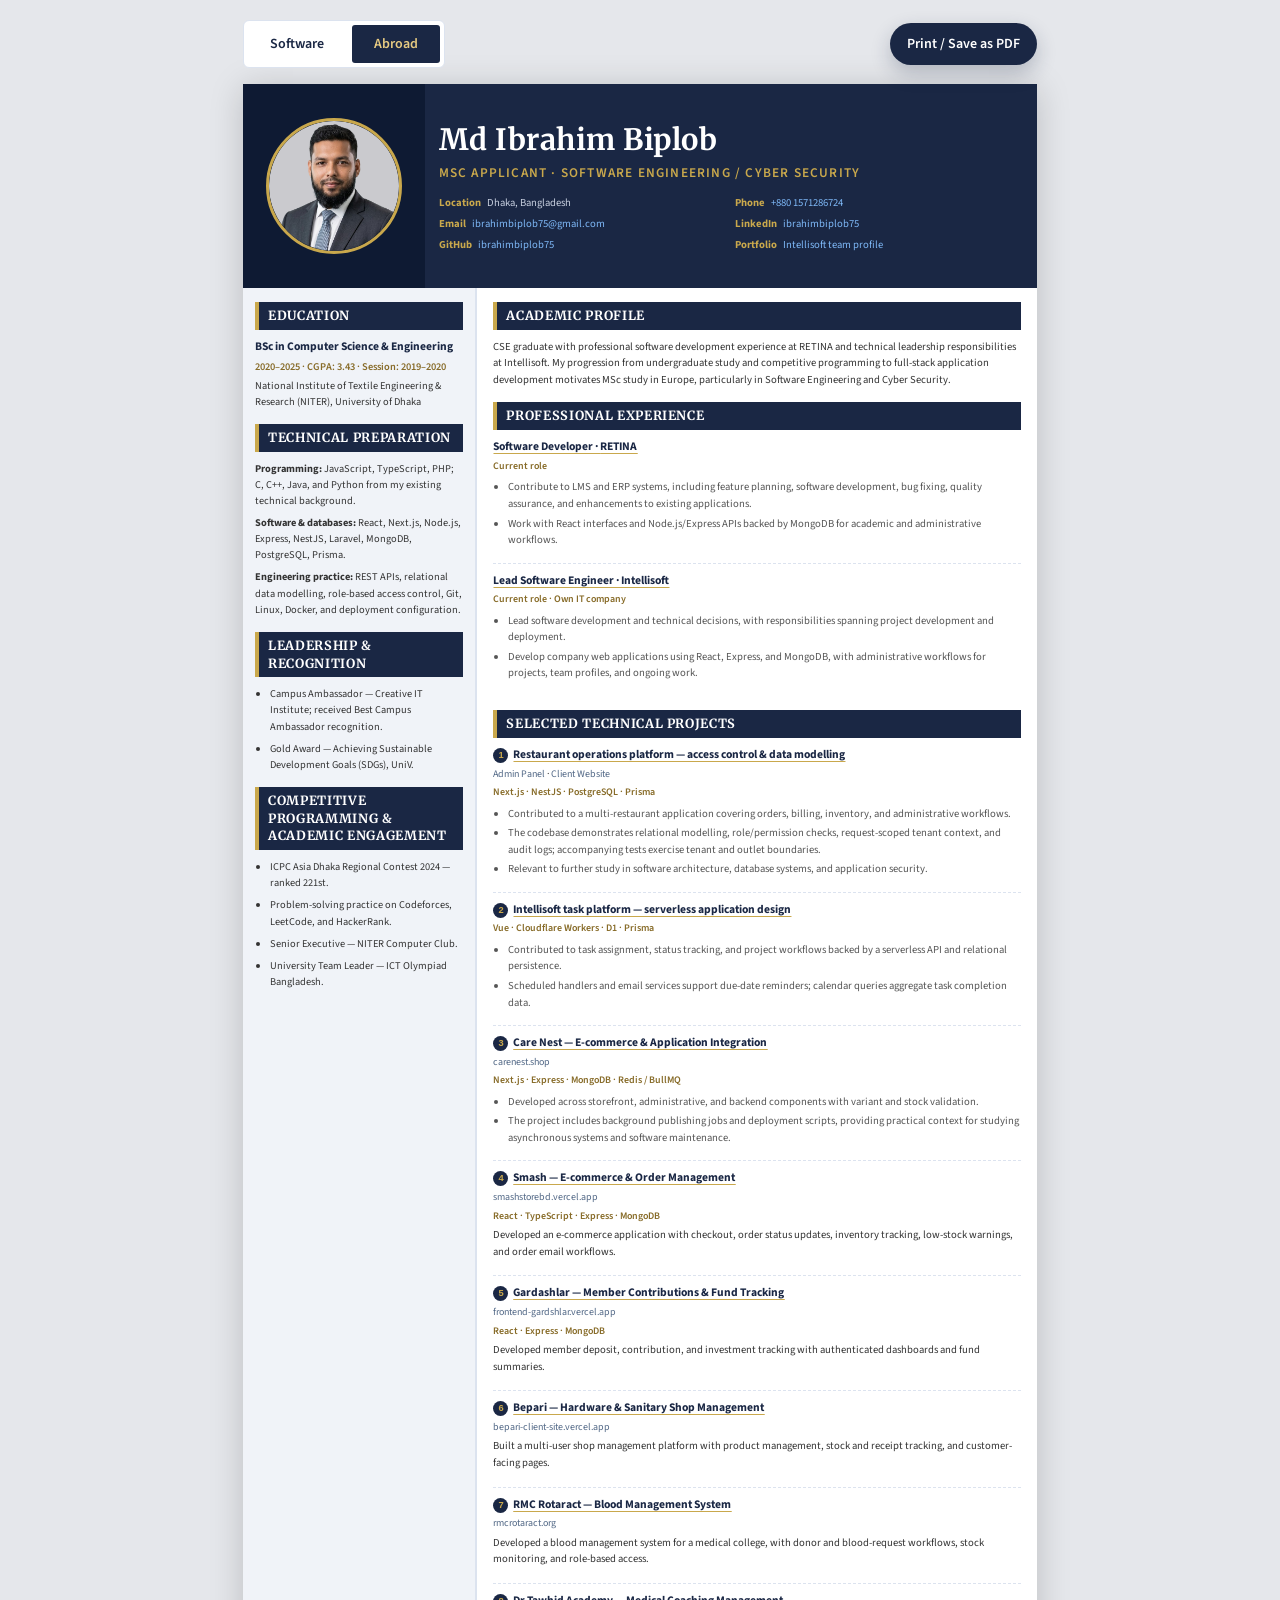
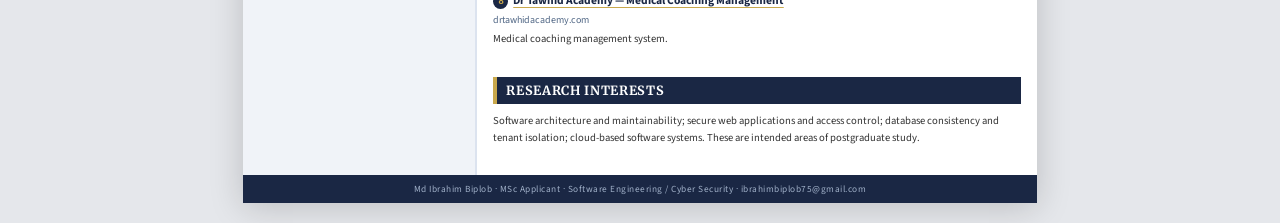
<file: cv-europe-msc.html>
<!doctype html>
<html lang="en">

<head>
    <meta charset="UTF-8">
    <meta name="viewport" content="width=device-width,initial-scale=1">
    <title>Md Ibrahim Biplob — CV</title>
    <link
        href="https://fonts.googleapis.com/css2?family=Merriweather:wght@400;700&amp;family=Source+Sans+3:wght@400;600;700&amp;display=swap"
        rel="stylesheet">
    <link rel="stylesheet" href="cv-style.css">
</head>

<body data-default-version="abroad">
    <nav class="toolbar" aria-label="CV version">
        <div class="switch" role="group" aria-label="Choose CV version"><button type="button" data-version="software"
                aria-controls="software-cv" aria-pressed="false">Software</button><button type="button"
                data-version="abroad" aria-controls="abroad-cv" aria-pressed="true">Abroad</button></div><button
            class="print-button" type="button">Print / Save as PDF</button>
    </nav>
    <article class="page" id="software-cv" aria-label="Software CV" hidden>
        <header class="header">
            <div class="photo-wrap"><img src="images/bg-profile-ibrahim.png" alt="Md Ibrahim Biplob"></div>
            <div class="header-info">
                <h1>Md Ibrahim Biplob</h1>
                <p class="designation">Full Stack Software Developer</p>
                <div class="contact-grid">
                    <div class="contact-item"><span class="label">Location</span> Dhaka, Bangladesh</div>
                    <div class="contact-item"><span class="label">Phone</span> <a href="tel:+8801571286724">+880
                            1571286724</a></div>
                    <div class="contact-item"><span class="label">Email</span> <a
                            href="mailto:ibrahimbiplob75@gmail.com">ibrahimbiplob75@gmail.com</a></div>
                    <div class="contact-item"><span class="label">LinkedIn</span> <a
                            href="https://www.linkedin.com/in/ibrahimbiplob75/">ibrahimbiplob75</a></div>
                    <div class="contact-item"><span class="label">GitHub</span> <a
                            href="https://github.com/ibrahimbiplob75">ibrahimbiplob75</a></div>
                    <div class="contact-item"><span class="label">Portfolio</span> <a
                            href="https://intellisoft.it.com/team/md-ibrahim-biplob">Portfolio</a></div>
                </div>
            </div>
        </header>
        <div class="body-wrap">
            <aside class="sidebar">
                <section class="">
                    <h2>Technical Skills</h2>
                    <div class="skill-category">
                        <div class="skill-cat-title">Frontend</div><span class="skill-tag">JavaScript</span><span
                            class="skill-tag">TypeScript</span><span class="skill-tag">React</span><span
                            class="skill-tag">Next.js</span><span class="skill-tag">HTML5</span><span
                            class="skill-tag">CSS3</span><span class="skill-tag">Tailwind CSS</span>
                    </div>
                    <div class="skill-category">
                        <div class="skill-cat-title">Backend</div><span class="skill-tag">Node.js</span><span
                            class="skill-tag">Express</span><span class="skill-tag">REST APIs</span><span
                            class="skill-tag">NestJS</span><span class="skill-tag">PHP</span><span
                            class="skill-tag">Laravel</span>
                    </div>
                    <div class="skill-category">
                        <div class="skill-cat-title">Data</div><span class="skill-tag">MongoDB</span><span
                            class="skill-tag">Mongoose</span><span class="skill-tag">PostgreSQL</span><span
                            class="skill-tag">Prisma</span><span class="skill-tag">Redis-backed job queues</span>
                    </div>
                    <div class="skill-category">
                        <div class="skill-cat-title">Deployment &amp; tools</div><span class="skill-tag">Git</span><span
                            class="skill-tag">GitHub Actions</span><span class="skill-tag">Linux</span><span
                            class="skill-tag">AWS EC2/S3</span><span class="skill-tag">Docker</span><span
                            class="skill-tag">Nginx</span><span class="skill-tag">Firebase Hosting</span><span
                            class="skill-tag">Vercel</span>
                    </div>
                </section>
                <section class="">
                    <h2>Education</h2>
                    <article class="entry">
                        <h3>BSc in Computer Science &amp; Engineering</h3>
                        <p class="meta">2020–2025 · CGPA: 3.43 · Session: 2019–2020</p>
                        <p>National Institute of Textile Engineering &amp; Research (NITER), University of Dhaka</p>
                    </article>
                </section>
                <section class="">
                    <h2>Competitive programming &amp; recognition</h2>
                    <ul>
                        <li>ICPC Asia Dhaka Regional Contest 2024 — ranked 221st.</li>
                        <li>Problem-solving practice on Codeforces, LeetCode, and HackerRank.</li>
                        <li>Best Campus Ambassador — Creative IT Institute.</li>
                    </ul>
                </section>
            </aside>
            <div class="main">
                <section class="">
                    <h2>Professional summary</h2>
                    <p>Full-stack software developer and CSE graduate working on LMS/ERP systems at RETINA and leading
                        development at Intellisoft. Practical experience across React, Next.js, Node.js, and
                        database-backed web applications, with work spanning APIs, administration tools, and deployment.
                        ICPC Asia Dhaka Regional 2024 participant.</p>
                </section>
                <section class="">
                    <h2>Professional experience</h2>
                    <article class="entry">
                        <h3>Software Developer · <a href="https://retinabd.org/" target="_blank"
                                rel="noopener noreferrer">RETINA</a></h3>
                        <p class="meta">Current role</p>
                        <ul>
                            <li>Contribute to LMS and ERP systems, including feature planning, software development, bug
                                fixing, quality assurance, and enhancements to existing applications.</li>
                            <li>Work with React interfaces and Node.js/Express APIs backed by MongoDB for academic and
                                administrative workflows.</li>
                        </ul>
                    </article>
                    <article class="entry">
                        <h3>Lead Software Engineer · Intellisoft</h3>
                        <p class="meta">Current role · Own IT company</p>
                        <ul>
                            <li>Lead software development and technical decisions, with responsibilities spanning
                                project development and deployment.</li>
                            <li>Develop company web applications using React, Express, and MongoDB, with administrative
                                workflows for projects, team profiles, and ongoing work.</li>
                        </ul>
                    </article>
                </section>
                <section class="projects">
                    <h2>Selected engineering projects</h2>
                    <article class="entry">
                        <h3><a href="https://carenest.shop" target="_blank" rel="noopener noreferrer">Care Nest —
                                E-commerce Storefront &amp; Administration</a></h3>
                        <p class="project-domain"><a href="https://carenest.shop" target="_blank"
                                rel="noopener noreferrer">carenest.shop</a></p>
                        <p class="meta">Next.js · React · Express · MongoDB · BullMQ / Redis</p>
                        <ul>
                            <li>Developed across a customer storefront, admin dashboard, and API supporting product
                                variants, order management, and inventory workflows.</li>
                            <li>The platform includes stock-aware cart validation, courier integration code, and queued
                                Facebook catalog/publishing jobs.</li>
                            <li>Deployment configuration covers GitHub Actions, Nginx, systemd services, and release
                                rollback scripts.</li>
                        </ul>
                    </article>
                    <article class="entry">
                        <h3>Restaurant operations platform</h3>
                        <p class="project-domain"><a href="https://restuarent-complete-project-web.vercel.app/"
                                target="_blank" rel="noopener noreferrer">Admin Panel</a> · <a
                                href="https://restuarent-complete-project-store.vercel.app/" target="_blank"
                                rel="noopener noreferrer">Client Website</a></p>
                        <p class="meta">Next.js · TypeScript · NestJS · PostgreSQL · Prisma</p>
                        <ul>
                            <li>Contributed to a restaurant platform with customer ordering, point-of-sale operations,
                                inventory, and billing modules.</li>
                            <li>The implementation includes restaurant/outlet data models, role permissions, tenant
                                context, audit logging, and end-to-end isolation tests.</li>
                        </ul>
                    </article>
                    <article class="entry">
                        <h3>Intellisoft task &amp; project platform</h3>
                        <p class="meta">Vue · Cloudflare Workers / D1 · Prisma</p>
                        <ul>
                            <li>Contributed to project and task workflows with assignments, status tracking, calendar
                                reporting, and scheduled email reminders.</li>
                        </ul>
                    </article>
                    <article class="entry">
                        <h3><a href="https://smashstorebd.vercel.app/" target="_blank" rel="noopener noreferrer">Smash —
                                E-commerce &amp; Order Management</a></h3>
                        <p class="project-domain"><a href="https://smashstorebd.vercel.app/" target="_blank"
                                rel="noopener noreferrer">smashstorebd.vercel.app</a></p>
                        <p class="meta">React · TypeScript · Express · MongoDB</p>
                        <p>Developed an e-commerce application with checkout, order status updates, inventory tracking,
                            low-stock warnings, and order email workflows.</p>
                    </article>
                    <article class="entry">
                        <h3><a href="https://frontend-gardshlar.vercel.app/" target="_blank"
                                rel="noopener noreferrer">Gardashlar — Member Contributions &amp; Fund Tracking</a></h3>
                        <p class="project-domain"><a href="https://frontend-gardshlar.vercel.app/" target="_blank"
                                rel="noopener noreferrer">frontend-gardshlar.vercel.app</a></p>
                        <p class="meta">React · Express · MongoDB</p>
                        <p>Developed member deposit, contribution, and investment tracking with authenticated dashboards
                            and fund summaries.</p>
                    </article>
                    <article class="entry">
                        <h3><a href="https://bepari-client-site.vercel.app/" target="_blank"
                                rel="noopener noreferrer">Bepari — Hardware &amp; Sanitary Shop Management</a></h3>
                        <p class="project-domain"><a href="https://bepari-client-site.vercel.app/" target="_blank"
                                rel="noopener noreferrer">bepari-client-site.vercel.app</a></p>
                        <p>Built a multi-user shop management platform with product management, stock and receipt
                            tracking, and customer-facing pages.</p>
                    </article>
                    <article class="entry">
                        <h3><a href="https://rmcrotaract.org/" target="_blank" rel="noopener noreferrer">RMC Rotaract —
                                Blood Management System</a></h3>
                        <p class="project-domain"><a href="https://rmcrotaract.org/" target="_blank"
                                rel="noopener noreferrer">rmcrotaract.org</a></p>
                        <p>Developed a blood management system for a medical college, with donor and blood-request
                            workflows, stock monitoring, and role-based access.</p>
                    </article>
                    <article class="entry">
                        <h3><a href="http://drtawhidacademy.com/" target="_blank" rel="noopener noreferrer">Dr Tawhid
                                Academy — Medical Coaching Management</a></h3>
                        <p class="project-domain"><a href="http://drtawhidacademy.com/" target="_blank"
                                rel="noopener noreferrer">drtawhidacademy.com</a></p>
                        <p>Medical coaching management system.</p>
                    </article>
                </section>
            </div>
        </div>
        <footer class="resume-footer">Md Ibrahim Biplob · Full Stack Software Developer · ibrahimbiplob75@gmail.com
        </footer>
    </article>
    <article class="page" id="abroad-cv" aria-label="Abroad CV">
        <header class="header">
            <div class="photo-wrap"><img src="images/bg-profile-ibrahim.png" alt="Md Ibrahim Biplob"></div>
            <div class="header-info">
                <h1>Md Ibrahim Biplob</h1>
                <p class="designation">MSc Applicant · Software Engineering / Cyber Security</p>
                <div class="contact-grid">
                    <div class="contact-item"><span class="label">Location</span> Dhaka, Bangladesh</div>
                    <div class="contact-item"><span class="label">Phone</span> <a href="tel:+8801571286724">+880
                            1571286724</a></div>
                    <div class="contact-item"><span class="label">Email</span> <a
                            href="mailto:ibrahimbiplob75@gmail.com">ibrahimbiplob75@gmail.com</a></div>
                    <div class="contact-item"><span class="label">LinkedIn</span> <a
                            href="https://www.linkedin.com/in/ibrahimbiplob75/">ibrahimbiplob75</a></div>
                    <div class="contact-item"><span class="label">GitHub</span> <a
                            href="https://github.com/ibrahimbiplob75">ibrahimbiplob75</a></div>
                    <div class="contact-item"><span class="label">Portfolio</span> <a
                            href="https://intellisoft.it.com/team/md-ibrahim-biplob">Intellisoft team profile</a></div>
                </div>
            </div>
        </header>
        <div class="body-wrap">
            <aside class="sidebar">
                <section class="">
                    <h2>Education</h2>
                    <article class="entry">
                        <h3>BSc in Computer Science &amp; Engineering</h3>
                        <p class="meta">2020–2025 · CGPA: 3.43 · Session: 2019–2020</p>
                        <p>National Institute of Textile Engineering &amp; Research (NITER), University of Dhaka</p>
                    </article>
                </section>
                <section class="">
                    <h2>Technical preparation</h2>
                    <div class="skills">
                        <p><strong>Programming:</strong> JavaScript, TypeScript, PHP; C, C++, Java, and Python from my
                            existing technical background.</p>
                        <p><strong>Software &amp; databases:</strong> React, Next.js, Node.js, Express, NestJS, Laravel,
                            MongoDB, PostgreSQL, Prisma.</p>
                        <p><strong>Engineering practice:</strong> REST APIs, relational data modelling, role-based
                            access control, Git, Linux, Docker, and deployment configuration.</p>
                    </div>
                </section>
                <section class="">
                    <h2>Leadership &amp; recognition</h2>
                    <ul>
                        <li>Campus Ambassador — Creative IT Institute; received Best Campus Ambassador recognition.</li>
                        <li>Gold Award — Achieving Sustainable Development Goals (SDGs), UniV.</li>
                    </ul>
                </section>
                <section class="">
                    <h2>Competitive programming &amp; academic engagement</h2>
                    <ul>
                        <li>ICPC Asia Dhaka Regional Contest 2024 — ranked 221st.</li>
                        <li>Problem-solving practice on Codeforces, LeetCode, and HackerRank.</li>
                        <li>Senior Executive — NITER Computer Club.</li>
                        <li>University Team Leader — ICT Olympiad Bangladesh.</li>
                    </ul>
                </section>
            </aside>
            <div class="main">
                <section class="">
                    <h2>Academic profile</h2>
                    <p>CSE graduate with professional software development experience at RETINA and technical leadership
                        responsibilities at Intellisoft. My progression from undergraduate study and competitive
                        programming to full-stack application development motivates MSc study in Europe, particularly in
                        Software Engineering and Cyber Security.</p>
                </section>
                <section class="">
                    <h2>Professional experience</h2>
                    <article class="entry">
                        <h3>Software Developer · <a href="https://retinabd.org/" target="_blank"
                                rel="noopener noreferrer">RETINA</a></h3>
                        <p class="meta">Current role</p>
                        <ul>
                            <li>Contribute to LMS and ERP systems, including feature planning, software development, bug
                                fixing, quality assurance, and enhancements to existing applications.</li>
                            <li>Work with React interfaces and Node.js/Express APIs backed by MongoDB for academic and
                                administrative workflows.</li>
                        </ul>
                    </article>
                    <article class="entry">
                        <h3>Lead Software Engineer · Intellisoft</h3>
                        <p class="meta">Current role · Own IT company</p>
                        <ul>
                            <li>Lead software development and technical decisions, with responsibilities spanning
                                project development and deployment.</li>
                            <li>Develop company web applications using React, Express, and MongoDB, with administrative
                                workflows for projects, team profiles, and ongoing work.</li>
                        </ul>
                    </article>
                </section>
                <section class="projects">
                    <h2>Selected technical projects</h2>
                    <article class="entry">
                        <h3>Restaurant operations platform — access control &amp; data modelling</h3>
                        <p class="project-domain"><a href="https://restuarent-complete-project-web.vercel.app/"
                                target="_blank" rel="noopener noreferrer">Admin Panel</a> · <a
                                href="https://restuarent-complete-project-store.vercel.app/" target="_blank"
                                rel="noopener noreferrer">Client Website</a></p>
                        <p class="meta">Next.js · NestJS · PostgreSQL · Prisma</p>
                        <ul>
                            <li>Contributed to a multi-restaurant application covering orders, billing, inventory, and
                                administrative workflows.</li>
                            <li>The codebase demonstrates relational modelling, role/permission checks, request-scoped
                                tenant context, and audit logs; accompanying tests exercise tenant and outlet
                                boundaries.</li>
                            <li>Relevant to further study in software architecture, database systems, and application
                                security.</li>
                        </ul>
                    </article>
                    <article class="entry">
                        <h3>Intellisoft task platform — serverless application design</h3>
                        <p class="meta">Vue · Cloudflare Workers · D1 · Prisma</p>
                        <ul>
                            <li>Contributed to task assignment, status tracking, and project workflows backed by a
                                serverless API and relational persistence.</li>
                            <li>Scheduled handlers and email services support due-date reminders; calendar queries
                                aggregate task completion data.</li>
                        </ul>
                    </article>
                    <article class="entry">
                        <h3><a href="https://carenest.shop" target="_blank" rel="noopener noreferrer">Care Nest —
                                E-commerce &amp; Application Integration</a></h3>
                        <p class="project-domain"><a href="https://carenest.shop" target="_blank"
                                rel="noopener noreferrer">carenest.shop</a></p>
                        <p class="meta">Next.js · Express · MongoDB · Redis / BullMQ</p>
                        <ul>
                            <li>Developed across storefront, administrative, and backend components with variant and
                                stock validation.</li>
                            <li>The project includes background publishing jobs and deployment scripts, providing
                                practical context for studying asynchronous systems and software maintenance.</li>
                        </ul>
                    </article>
                    <article class="entry">
                        <h3><a href="https://smashstorebd.vercel.app/" target="_blank" rel="noopener noreferrer">Smash —
                                E-commerce &amp; Order Management</a></h3>
                        <p class="project-domain"><a href="https://smashstorebd.vercel.app/" target="_blank"
                                rel="noopener noreferrer">smashstorebd.vercel.app</a></p>
                        <p class="meta">React · TypeScript · Express · MongoDB</p>
                        <p>Developed an e-commerce application with checkout, order status updates, inventory tracking,
                            low-stock warnings, and order email workflows.</p>
                    </article>
                    <article class="entry">
                        <h3><a href="https://frontend-gardshlar.vercel.app/" target="_blank"
                                rel="noopener noreferrer">Gardashlar — Member Contributions &amp; Fund Tracking</a></h3>
                        <p class="project-domain"><a href="https://frontend-gardshlar.vercel.app/" target="_blank"
                                rel="noopener noreferrer">frontend-gardshlar.vercel.app</a></p>
                        <p class="meta">React · Express · MongoDB</p>
                        <p>Developed member deposit, contribution, and investment tracking with authenticated dashboards
                            and fund summaries.</p>
                    </article>
                    <article class="entry">
                        <h3><a href="https://bepari-client-site.vercel.app/" target="_blank"
                                rel="noopener noreferrer">Bepari — Hardware &amp; Sanitary Shop Management</a></h3>
                        <p class="project-domain"><a href="https://bepari-client-site.vercel.app/" target="_blank"
                                rel="noopener noreferrer">bepari-client-site.vercel.app</a></p>
                        <p>Built a multi-user shop management platform with product management, stock and receipt
                            tracking, and customer-facing pages.</p>
                    </article>
                    <article class="entry">
                        <h3><a href="https://rmcrotaract.org/" target="_blank" rel="noopener noreferrer">RMC Rotaract —
                                Blood Management System</a></h3>
                        <p class="project-domain"><a href="https://rmcrotaract.org/" target="_blank"
                                rel="noopener noreferrer">rmcrotaract.org</a></p>
                        <p>Developed a blood management system for a medical college, with donor and blood-request
                            workflows, stock monitoring, and role-based access.</p>
                    </article>
                    <article class="entry">
                        <h3><a href="http://drtawhidacademy.com/" target="_blank" rel="noopener noreferrer">Dr Tawhid
                                Academy — Medical Coaching Management</a></h3>
                        <p class="project-domain"><a href="http://drtawhidacademy.com/" target="_blank"
                                rel="noopener noreferrer">drtawhidacademy.com</a></p>
                        <p>Medical coaching management system.</p>
                    </article>
                </section>
                <section class="">
                    <h2>Research interests</h2>
                    <p>Software architecture and maintainability; secure web applications and access control; database
                        consistency and tenant isolation; cloud-based software systems. These are intended areas of
                        postgraduate study.</p>
                </section>
            </div>
        </div>
        <footer class="resume-footer">Md Ibrahim Biplob · MSc Applicant · Software Engineering / Cyber Security ·
            ibrahimbiplob75@gmail.com</footer>
    </article>
    <script src="cv-switch.js"></script>
</body>

</html>
</file>
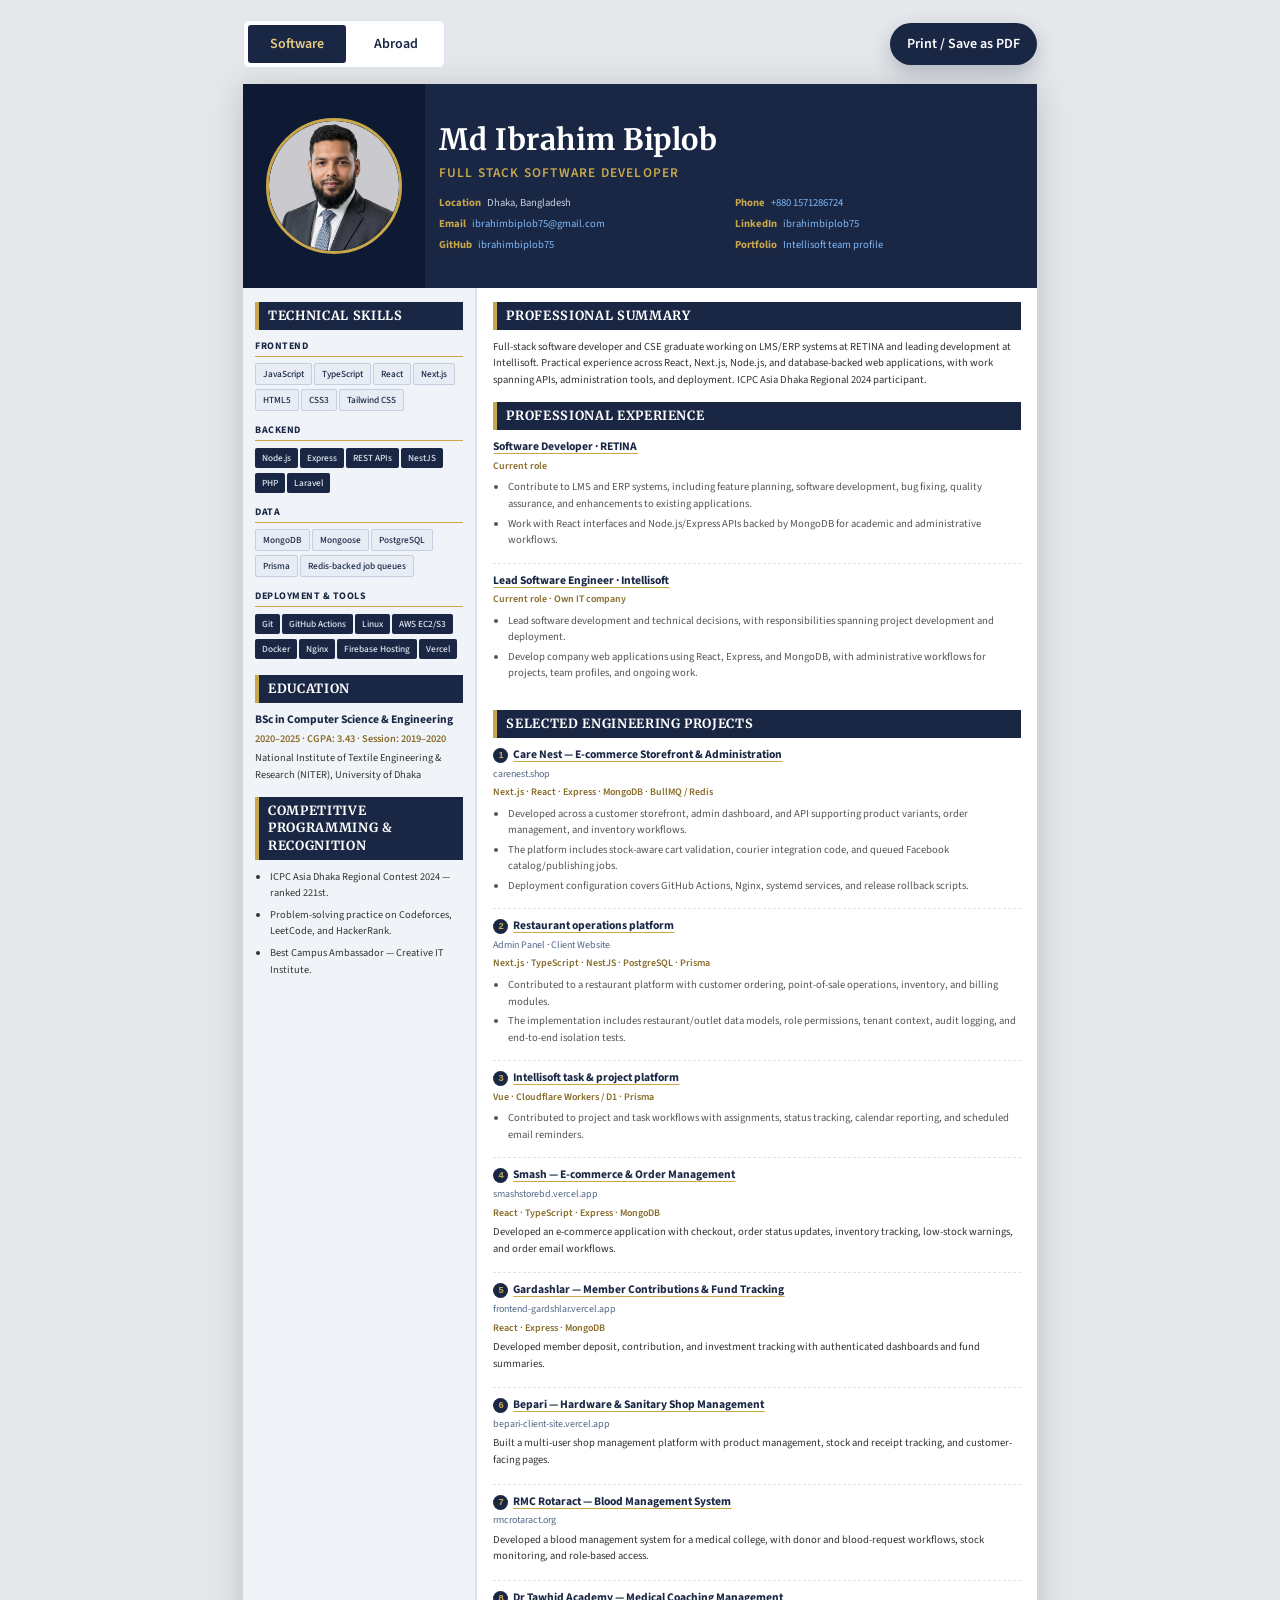
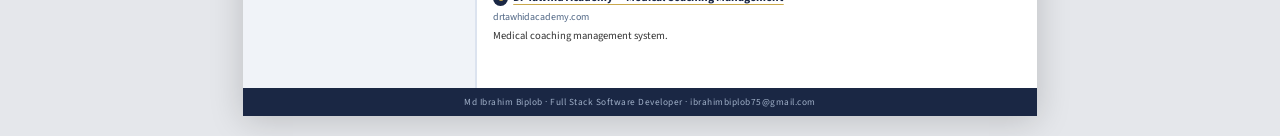
<file: cv-software-engineer.html>
<!doctype html><html lang="en"><head><meta charset="UTF-8"><meta name="viewport" content="width=device-width,initial-scale=1"><title>Md Ibrahim Biplob — CV</title><link href="https://fonts.googleapis.com/css2?family=Merriweather:wght@400;700&amp;family=Source+Sans+3:wght@400;600;700&amp;display=swap" rel="stylesheet"><link rel="stylesheet" href="cv-style.css"></head><body data-default-version="software"><nav class="toolbar" aria-label="CV version"><div class="switch" role="group" aria-label="Choose CV version"><button type="button" data-version="software" aria-controls="software-cv" aria-pressed="true">Software</button><button type="button" data-version="abroad" aria-controls="abroad-cv" aria-pressed="false">Abroad</button></div><button class="print-button" type="button">Print / Save as PDF</button></nav><article class="page" id="software-cv" aria-label="Software CV"><header class="header"><div class="photo-wrap"><img src="images/bg-profile-ibrahim.png" alt="Md Ibrahim Biplob"></div><div class="header-info"><h1>Md Ibrahim Biplob</h1><p class="designation">Full Stack Software Developer</p><div class="contact-grid"><div class="contact-item"><span class="label">Location</span> Dhaka, Bangladesh</div><div class="contact-item"><span class="label">Phone</span> <a href="tel:+8801571286724">+880 1571286724</a></div><div class="contact-item"><span class="label">Email</span> <a href="mailto:ibrahimbiplob75@gmail.com">ibrahimbiplob75@gmail.com</a></div><div class="contact-item"><span class="label">LinkedIn</span> <a href="https://www.linkedin.com/in/ibrahimbiplob75/">ibrahimbiplob75</a></div><div class="contact-item"><span class="label">GitHub</span> <a href="https://github.com/ibrahimbiplob75">ibrahimbiplob75</a></div><div class="contact-item"><span class="label">Portfolio</span> <a href="https://intellisoft.it.com/team/md-ibrahim-biplob">Intellisoft team profile</a></div></div></div></header><div class="body-wrap"><aside class="sidebar"><section class=""><h2>Technical Skills</h2><div class="skill-category"><div class="skill-cat-title">Frontend</div><span class="skill-tag">JavaScript</span><span class="skill-tag">TypeScript</span><span class="skill-tag">React</span><span class="skill-tag">Next.js</span><span class="skill-tag">HTML5</span><span class="skill-tag">CSS3</span><span class="skill-tag">Tailwind CSS</span></div><div class="skill-category"><div class="skill-cat-title">Backend</div><span class="skill-tag">Node.js</span><span class="skill-tag">Express</span><span class="skill-tag">REST APIs</span><span class="skill-tag">NestJS</span><span class="skill-tag">PHP</span><span class="skill-tag">Laravel</span></div><div class="skill-category"><div class="skill-cat-title">Data</div><span class="skill-tag">MongoDB</span><span class="skill-tag">Mongoose</span><span class="skill-tag">PostgreSQL</span><span class="skill-tag">Prisma</span><span class="skill-tag">Redis-backed job queues</span></div><div class="skill-category"><div class="skill-cat-title">Deployment &amp; tools</div><span class="skill-tag">Git</span><span class="skill-tag">GitHub Actions</span><span class="skill-tag">Linux</span><span class="skill-tag">AWS EC2/S3</span><span class="skill-tag">Docker</span><span class="skill-tag">Nginx</span><span class="skill-tag">Firebase Hosting</span><span class="skill-tag">Vercel</span></div></section><section class=""><h2>Education</h2><article class="entry"><h3>BSc in Computer Science &amp; Engineering</h3><p class="meta">2020–2025 · CGPA: 3.43 · Session: 2019–2020</p><p>National Institute of Textile Engineering &amp; Research (NITER), University of Dhaka</p></article></section><section class=""><h2>Competitive programming &amp; recognition</h2><ul><li>ICPC Asia Dhaka Regional Contest 2024 — ranked 221st.</li><li>Problem-solving practice on Codeforces, LeetCode, and HackerRank.</li><li>Best Campus Ambassador — Creative IT Institute.</li></ul></section></aside><div class="main"><section class=""><h2>Professional summary</h2><p>Full-stack software developer and CSE graduate working on LMS/ERP systems at RETINA and leading development at Intellisoft. Practical experience across React, Next.js, Node.js, and database-backed web applications, with work spanning APIs, administration tools, and deployment. ICPC Asia Dhaka Regional 2024 participant.</p></section><section class=""><h2>Professional experience</h2><article class="entry"><h3>Software Developer · <a href="https://retinabd.org/" target="_blank" rel="noopener noreferrer">RETINA</a></h3><p class="meta">Current role</p><ul><li>Contribute to LMS and ERP systems, including feature planning, software development, bug fixing, quality assurance, and enhancements to existing applications.</li><li>Work with React interfaces and Node.js/Express APIs backed by MongoDB for academic and administrative workflows.</li></ul></article><article class="entry"><h3>Lead Software Engineer · Intellisoft</h3><p class="meta">Current role · Own IT company</p><ul><li>Lead software development and technical decisions, with responsibilities spanning project development and deployment.</li><li>Develop company web applications using React, Express, and MongoDB, with administrative workflows for projects, team profiles, and ongoing work.</li></ul></article></section><section class="projects"><h2>Selected engineering projects</h2><article class="entry"><h3><a href="https://carenest.shop" target="_blank" rel="noopener noreferrer">Care Nest — E-commerce Storefront &amp; Administration</a></h3><p class="project-domain"><a href="https://carenest.shop" target="_blank" rel="noopener noreferrer">carenest.shop</a></p><p class="meta">Next.js · React · Express · MongoDB · BullMQ / Redis</p><ul><li>Developed across a customer storefront, admin dashboard, and API supporting product variants, order management, and inventory workflows.</li><li>The platform includes stock-aware cart validation, courier integration code, and queued Facebook catalog/publishing jobs.</li><li>Deployment configuration covers GitHub Actions, Nginx, systemd services, and release rollback scripts.</li></ul></article><article class="entry"><h3>Restaurant operations platform</h3><p class="project-domain"><a href="https://restuarent-complete-project-web.vercel.app/" target="_blank" rel="noopener noreferrer">Admin Panel</a> · <a href="https://restuarent-complete-project-store.vercel.app/" target="_blank" rel="noopener noreferrer">Client Website</a></p><p class="meta">Next.js · TypeScript · NestJS · PostgreSQL · Prisma</p><ul><li>Contributed to a restaurant platform with customer ordering, point-of-sale operations, inventory, and billing modules.</li><li>The implementation includes restaurant/outlet data models, role permissions, tenant context, audit logging, and end-to-end isolation tests.</li></ul></article><article class="entry"><h3>Intellisoft task &amp; project platform</h3><p class="meta">Vue · Cloudflare Workers / D1 · Prisma</p><ul><li>Contributed to project and task workflows with assignments, status tracking, calendar reporting, and scheduled email reminders.</li></ul></article><article class="entry"><h3><a href="https://smashstorebd.vercel.app/" target="_blank" rel="noopener noreferrer">Smash — E-commerce &amp; Order Management</a></h3><p class="project-domain"><a href="https://smashstorebd.vercel.app/" target="_blank" rel="noopener noreferrer">smashstorebd.vercel.app</a></p><p class="meta">React · TypeScript · Express · MongoDB</p><p>Developed an e-commerce application with checkout, order status updates, inventory tracking, low-stock warnings, and order email workflows.</p></article><article class="entry"><h3><a href="https://frontend-gardshlar.vercel.app/" target="_blank" rel="noopener noreferrer">Gardashlar — Member Contributions &amp; Fund Tracking</a></h3><p class="project-domain"><a href="https://frontend-gardshlar.vercel.app/" target="_blank" rel="noopener noreferrer">frontend-gardshlar.vercel.app</a></p><p class="meta">React · Express · MongoDB</p><p>Developed member deposit, contribution, and investment tracking with authenticated dashboards and fund summaries.</p></article><article class="entry"><h3><a href="https://bepari-client-site.vercel.app/" target="_blank" rel="noopener noreferrer">Bepari — Hardware &amp; Sanitary Shop Management</a></h3><p class="project-domain"><a href="https://bepari-client-site.vercel.app/" target="_blank" rel="noopener noreferrer">bepari-client-site.vercel.app</a></p><p>Built a multi-user shop management platform with product management, stock and receipt tracking, and customer-facing pages.</p></article><article class="entry"><h3><a href="https://rmcrotaract.org/" target="_blank" rel="noopener noreferrer">RMC Rotaract — Blood Management System</a></h3><p class="project-domain"><a href="https://rmcrotaract.org/" target="_blank" rel="noopener noreferrer">rmcrotaract.org</a></p><p>Developed a blood management system for a medical college, with donor and blood-request workflows, stock monitoring, and role-based access.</p></article><article class="entry"><h3><a href="http://drtawhidacademy.com/" target="_blank" rel="noopener noreferrer">Dr Tawhid Academy — Medical Coaching Management</a></h3><p class="project-domain"><a href="http://drtawhidacademy.com/" target="_blank" rel="noopener noreferrer">drtawhidacademy.com</a></p><p>Medical coaching management system.</p></article></section></div></div><footer class="resume-footer">Md Ibrahim Biplob · Full Stack Software Developer · ibrahimbiplob75@gmail.com</footer></article><article class="page" id="abroad-cv" aria-label="Abroad CV" hidden><header class="header"><div class="photo-wrap"><img src="images/bg-profile-ibrahim.png" alt="Md Ibrahim Biplob"></div><div class="header-info"><h1>Md Ibrahim Biplob</h1><p class="designation">MSc Applicant · Software Engineering / Cyber Security</p><div class="contact-grid"><div class="contact-item"><span class="label">Location</span> Dhaka, Bangladesh</div><div class="contact-item"><span class="label">Phone</span> <a href="tel:+8801571286724">+880 1571286724</a></div><div class="contact-item"><span class="label">Email</span> <a href="mailto:ibrahimbiplob75@gmail.com">ibrahimbiplob75@gmail.com</a></div><div class="contact-item"><span class="label">LinkedIn</span> <a href="https://www.linkedin.com/in/ibrahimbiplob75/">ibrahimbiplob75</a></div><div class="contact-item"><span class="label">GitHub</span> <a href="https://github.com/ibrahimbiplob75">ibrahimbiplob75</a></div><div class="contact-item"><span class="label">Portfolio</span> <a href="https://intellisoft.it.com/team/md-ibrahim-biplob">Intellisoft team profile</a></div></div></div></header><div class="body-wrap"><aside class="sidebar"><section class=""><h2>Education</h2><article class="entry"><h3>BSc in Computer Science &amp; Engineering</h3><p class="meta">2020–2025 · CGPA: 3.43 · Session: 2019–2020</p><p>National Institute of Textile Engineering &amp; Research (NITER), University of Dhaka</p></article></section><section class=""><h2>Technical preparation</h2><div class="skills"><p><strong>Programming:</strong> JavaScript, TypeScript, PHP; C, C++, Java, and Python from my existing technical background.</p><p><strong>Software &amp; databases:</strong> React, Next.js, Node.js, Express, NestJS, Laravel, MongoDB, PostgreSQL, Prisma.</p><p><strong>Engineering practice:</strong> REST APIs, relational data modelling, role-based access control, Git, Linux, Docker, and deployment configuration.</p></div></section><section class=""><h2>Leadership &amp; recognition</h2><ul><li>Campus Ambassador — Creative IT Institute; received Best Campus Ambassador recognition.</li><li>Gold Award — Achieving Sustainable Development Goals (SDGs), UniV.</li></ul></section><section class=""><h2>Competitive programming &amp; academic engagement</h2><ul><li>ICPC Asia Dhaka Regional Contest 2024 — ranked 221st.</li><li>Problem-solving practice on Codeforces, LeetCode, and HackerRank.</li><li>Senior Executive — NITER Computer Club.</li><li>University Team Leader — ICT Olympiad Bangladesh.</li></ul></section></aside><div class="main"><section class=""><h2>Academic profile</h2><p>CSE graduate with professional software development experience at RETINA and technical leadership responsibilities at Intellisoft. My progression from undergraduate study and competitive programming to full-stack application development motivates MSc study in Europe, particularly in Software Engineering and Cyber Security.</p></section><section class=""><h2>Professional experience</h2><article class="entry"><h3>Software Developer · <a href="https://retinabd.org/" target="_blank" rel="noopener noreferrer">RETINA</a></h3><p class="meta">Current role</p><ul><li>Contribute to LMS and ERP systems, including feature planning, software development, bug fixing, quality assurance, and enhancements to existing applications.</li><li>Work with React interfaces and Node.js/Express APIs backed by MongoDB for academic and administrative workflows.</li></ul></article><article class="entry"><h3>Lead Software Engineer · Intellisoft</h3><p class="meta">Current role · Own IT company</p><ul><li>Lead software development and technical decisions, with responsibilities spanning project development and deployment.</li><li>Develop company web applications using React, Express, and MongoDB, with administrative workflows for projects, team profiles, and ongoing work.</li></ul></article></section><section class="projects"><h2>Selected technical projects</h2><article class="entry"><h3>Restaurant operations platform — access control &amp; data modelling</h3><p class="project-domain"><a href="https://restuarent-complete-project-web.vercel.app/" target="_blank" rel="noopener noreferrer">Admin Panel</a> · <a href="https://restuarent-complete-project-store.vercel.app/" target="_blank" rel="noopener noreferrer">Client Website</a></p><p class="meta">Next.js · NestJS · PostgreSQL · Prisma</p><ul><li>Contributed to a multi-restaurant application covering orders, billing, inventory, and administrative workflows.</li><li>The codebase demonstrates relational modelling, role/permission checks, request-scoped tenant context, and audit logs; accompanying tests exercise tenant and outlet boundaries.</li><li>Relevant to further study in software architecture, database systems, and application security.</li></ul></article><article class="entry"><h3>Intellisoft task platform — serverless application design</h3><p class="meta">Vue · Cloudflare Workers · D1 · Prisma</p><ul><li>Contributed to task assignment, status tracking, and project workflows backed by a serverless API and relational persistence.</li><li>Scheduled handlers and email services support due-date reminders; calendar queries aggregate task completion data.</li></ul></article><article class="entry"><h3><a href="https://carenest.shop" target="_blank" rel="noopener noreferrer">Care Nest — E-commerce &amp; Application Integration</a></h3><p class="project-domain"><a href="https://carenest.shop" target="_blank" rel="noopener noreferrer">carenest.shop</a></p><p class="meta">Next.js · Express · MongoDB · Redis / BullMQ</p><ul><li>Developed across storefront, administrative, and backend components with variant and stock validation.</li><li>The project includes background publishing jobs and deployment scripts, providing practical context for studying asynchronous systems and software maintenance.</li></ul></article><article class="entry"><h3><a href="https://smashstorebd.vercel.app/" target="_blank" rel="noopener noreferrer">Smash — E-commerce &amp; Order Management</a></h3><p class="project-domain"><a href="https://smashstorebd.vercel.app/" target="_blank" rel="noopener noreferrer">smashstorebd.vercel.app</a></p><p class="meta">React · TypeScript · Express · MongoDB</p><p>Developed an e-commerce application with checkout, order status updates, inventory tracking, low-stock warnings, and order email workflows.</p></article><article class="entry"><h3><a href="https://frontend-gardshlar.vercel.app/" target="_blank" rel="noopener noreferrer">Gardashlar — Member Contributions &amp; Fund Tracking</a></h3><p class="project-domain"><a href="https://frontend-gardshlar.vercel.app/" target="_blank" rel="noopener noreferrer">frontend-gardshlar.vercel.app</a></p><p class="meta">React · Express · MongoDB</p><p>Developed member deposit, contribution, and investment tracking with authenticated dashboards and fund summaries.</p></article><article class="entry"><h3><a href="https://bepari-client-site.vercel.app/" target="_blank" rel="noopener noreferrer">Bepari — Hardware &amp; Sanitary Shop Management</a></h3><p class="project-domain"><a href="https://bepari-client-site.vercel.app/" target="_blank" rel="noopener noreferrer">bepari-client-site.vercel.app</a></p><p>Built a multi-user shop management platform with product management, stock and receipt tracking, and customer-facing pages.</p></article><article class="entry"><h3><a href="https://rmcrotaract.org/" target="_blank" rel="noopener noreferrer">RMC Rotaract — Blood Management System</a></h3><p class="project-domain"><a href="https://rmcrotaract.org/" target="_blank" rel="noopener noreferrer">rmcrotaract.org</a></p><p>Developed a blood management system for a medical college, with donor and blood-request workflows, stock monitoring, and role-based access.</p></article><article class="entry"><h3><a href="http://drtawhidacademy.com/" target="_blank" rel="noopener noreferrer">Dr Tawhid Academy — Medical Coaching Management</a></h3><p class="project-domain"><a href="http://drtawhidacademy.com/" target="_blank" rel="noopener noreferrer">drtawhidacademy.com</a></p><p>Medical coaching management system.</p></article></section><section class=""><h2>Research interests</h2><p>Software architecture and maintainability; secure web applications and access control; database consistency and tenant isolation; cloud-based software systems. These are intended areas of postgraduate study.</p></section></div></div><footer class="resume-footer">Md Ibrahim Biplob · MSc Applicant · Software Engineering / Cyber Security · ibrahimbiplob75@gmail.com</footer></article><script src="cv-switch.js"></script></body></html>
</file>
<file: cv-style.css>
*{margin:0;padding:0;box-sizing:border-box}body{font-family:'Source Sans 3',Arial,sans-serif;background:#e5e7eb;color:#333;padding:20px;min-height:100vh}.toolbar{max-width:210mm;margin:0 auto 16px;display:flex;justify-content:space-between;align-items:center;gap:12px}.switch{display:flex;gap:6px;padding:4px;background:#fff;border:1px solid #dce3ef;border-radius:6px}button{font:600 14px 'Source Sans 3',Arial,sans-serif;cursor:pointer}.switch button{padding:9px 22px;border:0;border-radius:3px;background:transparent;color:#1a2744}.switch button[aria-pressed=true]{background:#1a2744;color:#e6ca82}.print-button{background:#1a2744;color:#fff;border:0;border-radius:999px;padding:11px 17px;box-shadow:0 8px 20px #1a27443d}button:focus-visible,a:focus-visible{outline:3px solid #c9a84c;outline-offset:3px}.page{width:210mm;min-height:297mm;background:#fff;box-shadow:0 4px 32px #0000002e;margin:0 auto}.header{background:#1a2744;color:#fff;display:flex;align-items:stretch;min-height:54mm}.photo-wrap{width:48mm;min-height:54mm;background:#0e1a33;display:flex;align-items:center;justify-content:center;flex-shrink:0}.photo-wrap img{width:36mm;height:36mm;border-radius:50%;object-fit:cover;border:3px solid #c9a84c}.header-info{flex:1;padding:20px 18px 18px 14px;align-self:center;min-width:0}.header-info h1{font-family:'Merriweather',Georgia,serif;font-size:22pt;font-weight:700;letter-spacing:.5px;margin-bottom:5px}.designation{font-size:10pt;color:#c9a84c;font-weight:600;letter-spacing:1.2px;text-transform:uppercase;margin-bottom:12px}.contact-grid{display:grid;grid-template-columns:1fr 1fr;gap:6px 12px}.contact-item{font-size:8pt;color:#c8d0e0;line-height:1.4;overflow-wrap:anywhere}.contact-item .label{color:#c9a84c;font-weight:700;margin-right:4px}.contact-item a{color:#7eb8f7;text-decoration:none}.body-wrap{display:flex;min-height:calc(297mm - 54mm)}.sidebar{width:62mm;background:#f0f3f8;border-right:2px solid #dce3ef;padding:14px 12px;flex-shrink:0}.main{flex:1;padding:14px 16px;min-width:0}section{margin-bottom:14px}h2{font-family:'Merriweather',Georgia,serif;font-size:9.5pt;font-weight:700;color:#fff;background:#1a2744;padding:5px 9px;margin-bottom:9px;letter-spacing:.65px;text-transform:uppercase;border-left:4px solid #c9a84c;line-height:1.4}p,li{font-size:8pt;line-height:1.55}p{margin-bottom:6px}ul{padding-left:15px;margin:5px 0}li{margin:3px 0}h3{font-size:8.7pt;font-weight:700;color:#1a2744;line-height:1.45}.main h3{text-decoration:underline;text-decoration-color:#c9a84c;text-underline-offset:3px}.entry{margin-bottom:9px;padding-bottom:9px;border-bottom:1px dashed #dce3ef;break-inside:avoid}.entry:last-child{border-bottom:0}.meta{font-size:7.5pt;color:#876b28;margin:3px 0;font-weight:600}.main .entry ul{color:#555}.skill-category{margin-bottom:10px}.skill-cat-title{font-size:7.5pt;font-weight:700;color:#1a2744;text-transform:uppercase;letter-spacing:.5px;margin-bottom:4px;padding-bottom:3px;border-bottom:1px solid #c9a84c}.skill-tag{display:inline-block;background:#1a2744;color:#e0e6f0;font-size:7pt;padding:3px 7px;border-radius:2px;margin:2px 2px 2px 0;font-weight:500}.skill-category:nth-child(even) .skill-tag{background:#e8edf5;color:#1a2744;border:1px solid #c5cfdf}.sidebar .entry{border:0;padding-bottom:0}.sidebar p,.sidebar li{font-size:7.8pt}.sidebar li{margin-bottom:6px}.resume-footer{background:#1a2744;color:#a0b0c8;text-align:center;font-size:7pt;padding:7px;letter-spacing:.5px}.main section.projects{counter-reset:project}.projects h3:before{counter-increment:project;content:counter(project);display:inline-block;background:#1a2744;color:#c9a84c;font:700 7pt Arial;text-align:center;width:15px;height:15px;line-height:15px;border-radius:50%;margin-right:5px}[hidden]{display:none!important}@media(max-width:850px){body{padding:12px}.page{width:100%;max-width:210mm}.header-info h1{font-size:25px}.contact-grid{grid-template-columns:1fr}.sidebar{width:30%}.photo-wrap{width:30%}.header-info{padding:16px}.main{padding:14px 12px}}@media(max-width:520px){body{padding:8px}.toolbar{gap:6px}.switch button{padding:9px 13px}.print-button{padding:10px;font-size:12px}.header-info h1{font-size:21px}.photo-wrap img{width:23mm;height:23mm}.designation{font-size:8pt}.body-wrap{display:block}.sidebar{width:100%;border-right:0;border-bottom:2px solid #dce3ef;display:grid;grid-template-columns:1fr 1fr;gap:0 12px}.main{padding:14px}h2{font-size:9pt}}@page{size:A4;margin:8mm}@media print{body{padding:0;background:white}.toolbar{display:none!important}.page{width:194mm;min-height:0;box-shadow:none}.header{min-height:48mm}.photo-wrap{width:44mm;min-height:48mm}.header-info h1{font-size:22pt}.contact-grid{grid-template-columns:1fr 1fr}.body-wrap{display:flex;min-height:0}.sidebar{display:block;width:57mm;padding:12px 10px;border-right:2px solid #dce3ef;border-bottom:0}.main{padding:12px 14px}.header,.sidebar,h2,.skill-tag,.resume-footer{-webkit-print-color-adjust:exact;print-color-adjust:exact}h2,h3{break-after:avoid}.entry{break-inside:avoid}p,li{orphans:2;widows:2}.resume-footer{break-inside:avoid}}@media print{section{margin-bottom:10px}.entry{margin-bottom:6px;padding-bottom:6px}p,li{font-size:7.5pt;line-height:1.4}.sidebar p,.sidebar li{font-size:7.3pt}h2{margin-bottom:7px;padding:4px 8px}ul{margin:4px 0}li{margin:2px 0}.header,.photo-wrap{min-height:44mm}.body-wrap{min-height:0}.page{min-height:0}.resume-footer{font-size:6.5pt;padding:5px}}

.main h3 a{color:inherit;text-decoration:inherit}.main a:hover{color:#0b5bd3}.project-domain{font-size:7.5pt;margin:3px 0}.project-domain a{color:#526886;text-decoration:none;overflow-wrap:anywhere}@media print{.project-domain a{color:#526886}}
</file>
